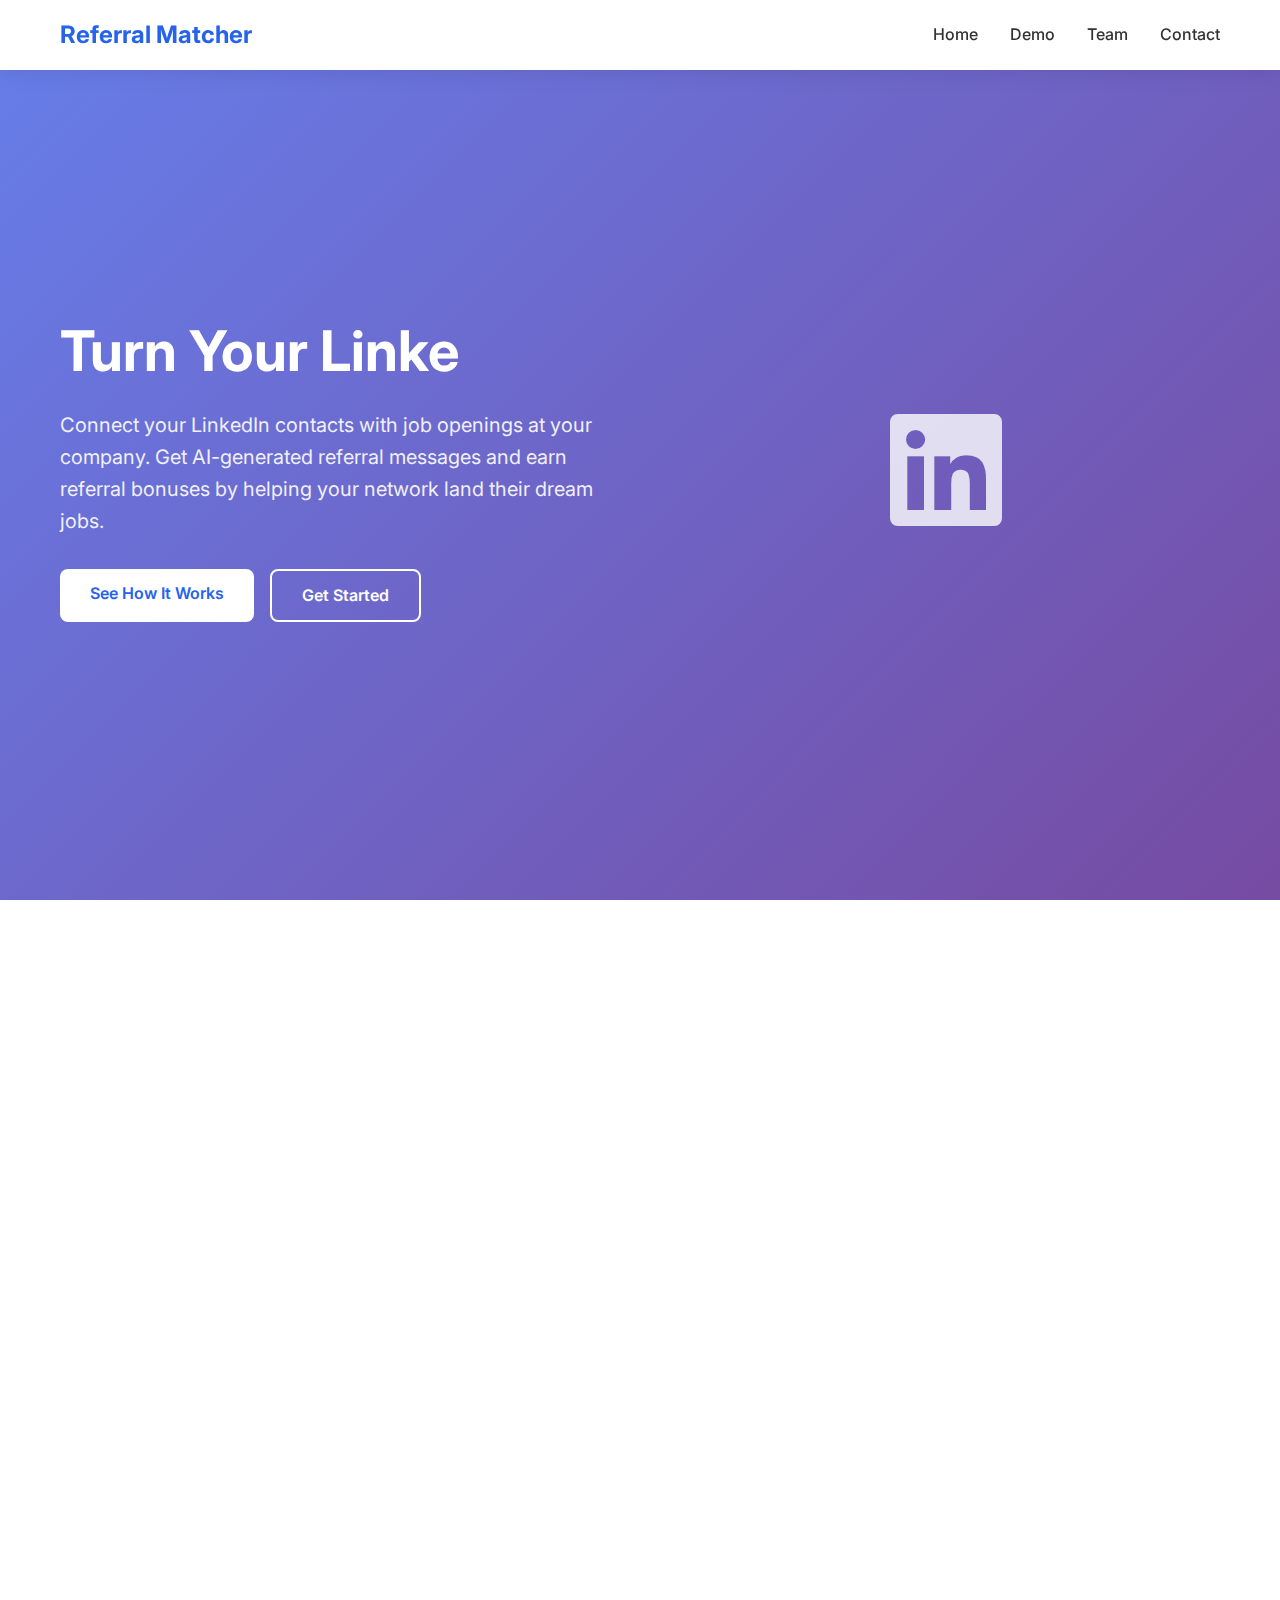
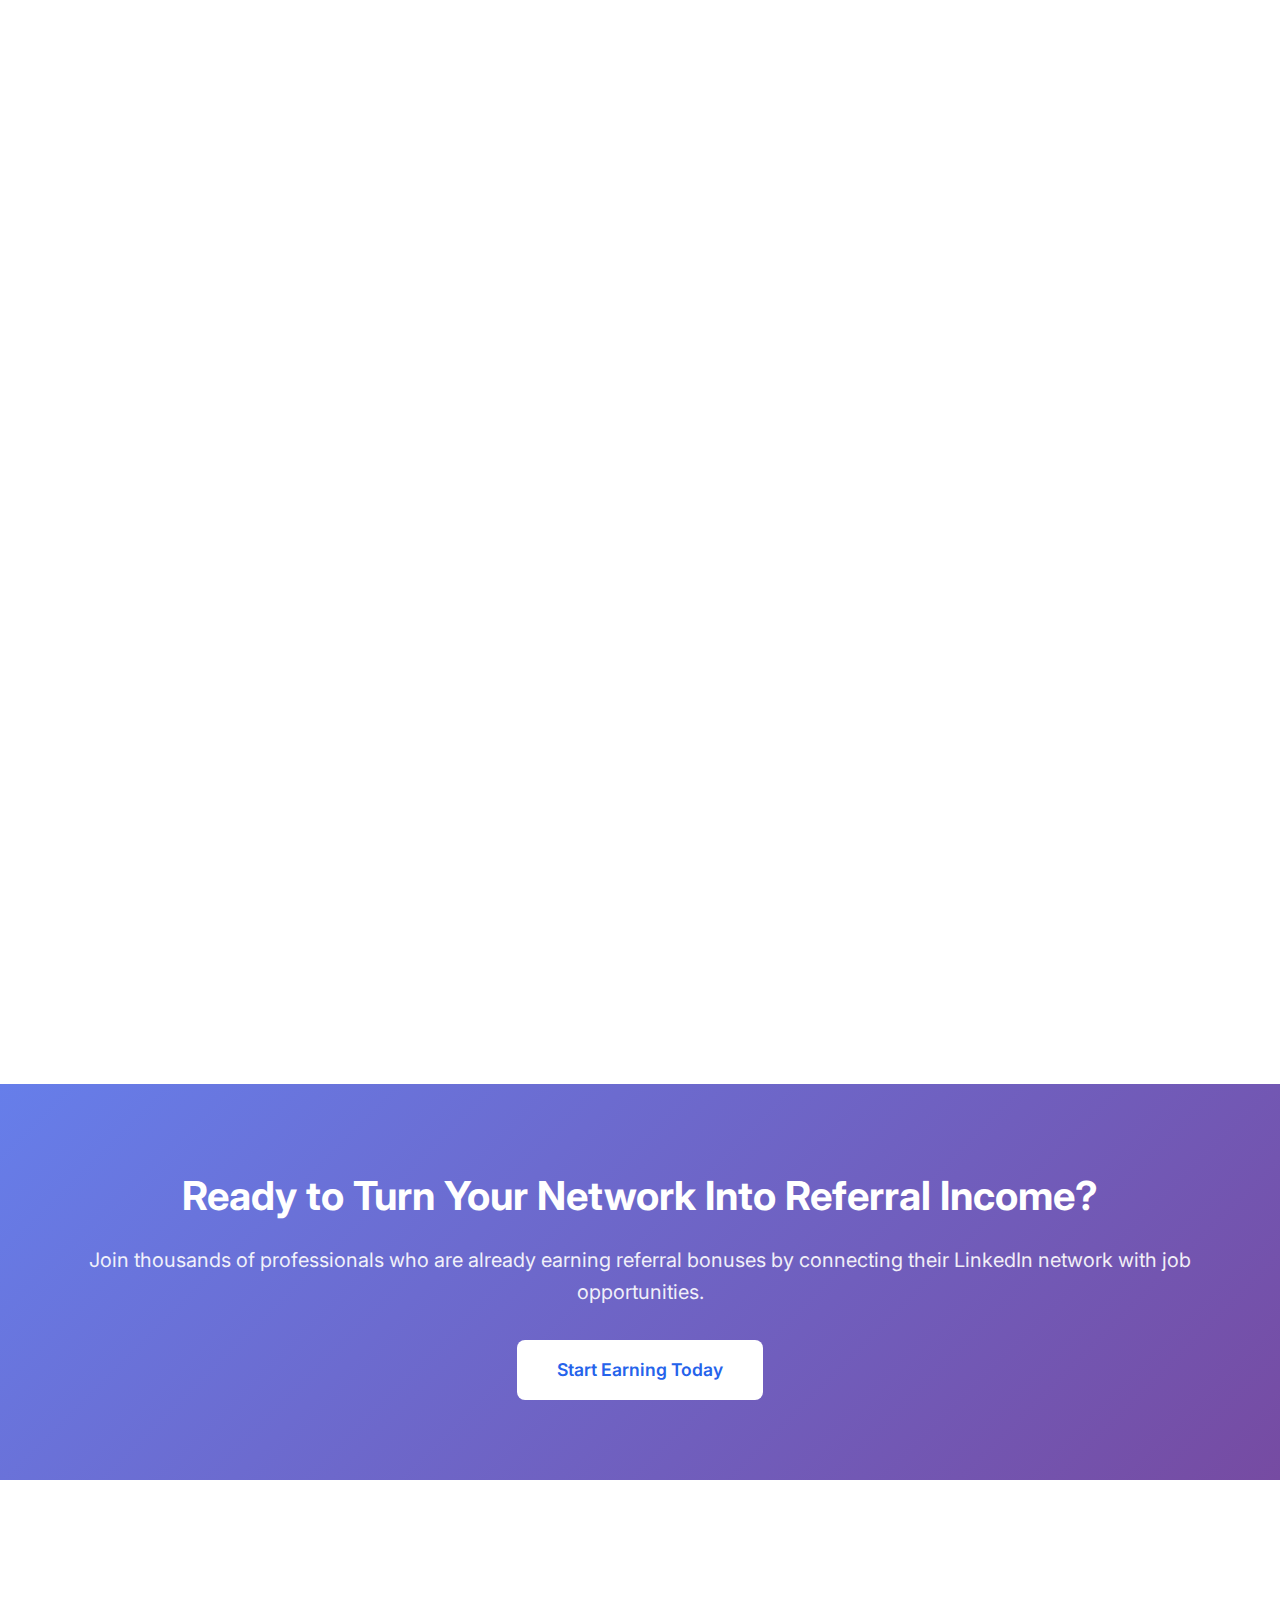
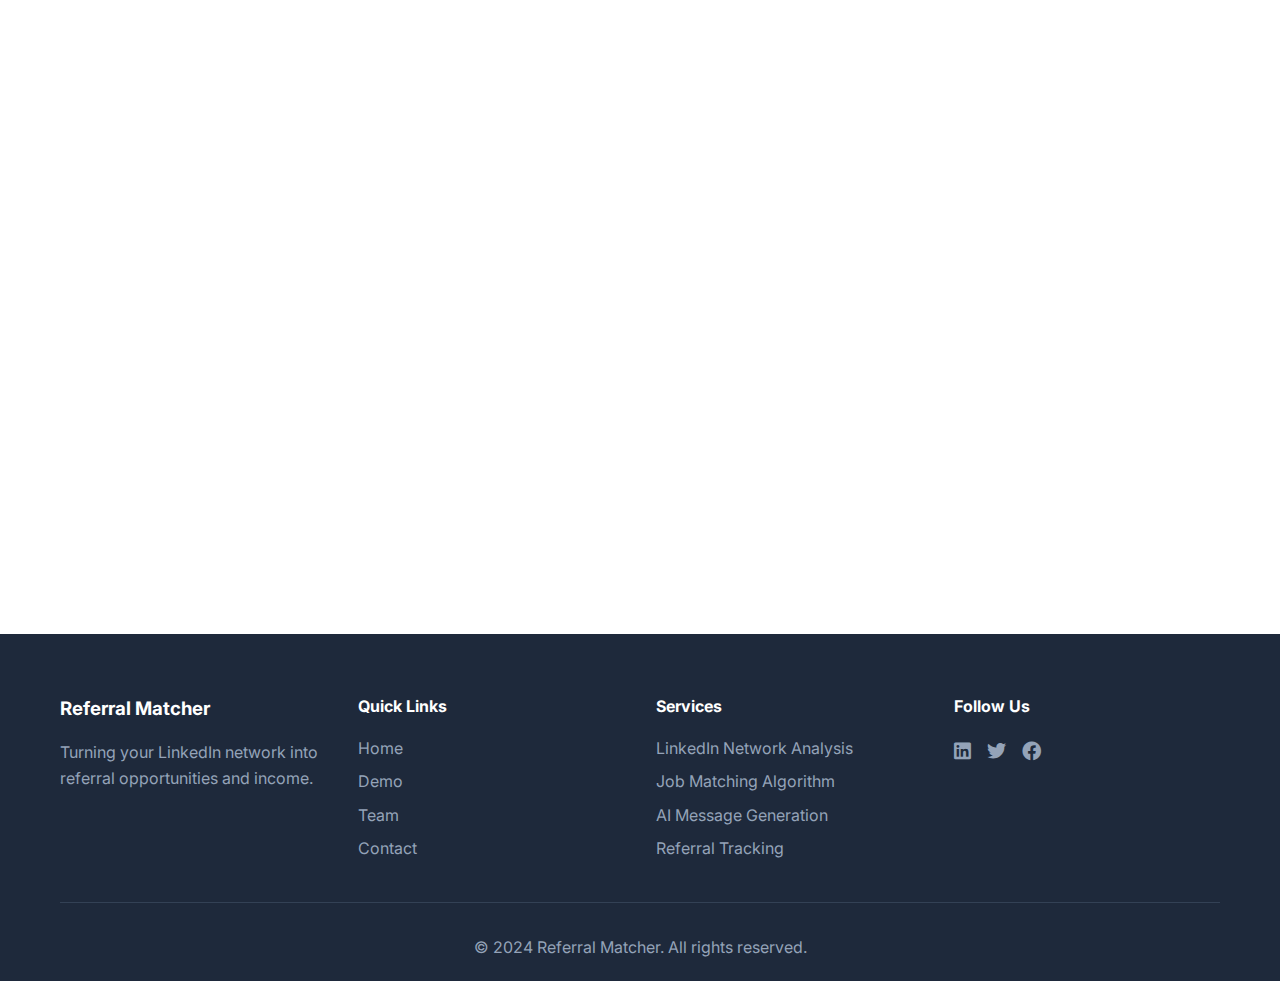
<file: index.html>
<!DOCTYPE html>
<html lang="en">
<head>
    <meta charset="UTF-8">
    <meta name="viewport" content="width=device-width, initial-scale=1.0">
    <title>Referral Matcher - Turn Your LinkedIn Network Into Referral Opportunities</title>
    <link rel="stylesheet" href="styles.css">
    <link href="https://fonts.googleapis.com/css2?family=Inter:wght@300;400;500;600;700&display=swap" rel="stylesheet">
    <link rel="stylesheet" href="https://cdnjs.cloudflare.com/ajax/libs/font-awesome/6.0.0/css/all.min.css">
</head>
<body>
    <!-- Navigation -->
    <nav class="navbar">
        <div class="nav-container">
            <div class="nav-logo">
                <h2>Referral Matcher</h2>
            </div>
            <ul class="nav-menu">
                <li class="nav-item">
                    <a href="#home" class="nav-link">Home</a>
                </li>
                <li class="nav-item">
                    <a href="#demo" class="nav-link">Demo</a>
                </li>
                <li class="nav-item">
                    <a href="team.html" class="nav-link">Team</a>
                </li>
                <li class="nav-item">
                    <a href="#contact" class="nav-link">Contact</a>
                </li>
            </ul>
            <div class="hamburger">
                <span class="bar"></span>
                <span class="bar"></span>
                <span class="bar"></span>
            </div>
        </div>
    </nav>

    <!-- Hero Section -->
    <section id="home" class="hero">
        <div class="hero-container">
            <div class="hero-content">
                <h1 class="hero-title">Turn Your LinkedIn Network Into Referral Gold</h1>
                <p class="hero-subtitle">Connect your LinkedIn contacts with job openings at your company. Get AI-generated referral messages and earn referral bonuses by helping your network land their dream jobs.</p>
                <div class="hero-buttons">
                    <a href="#demo" class="btn btn-primary">See How It Works</a>
                    <a href="#contact" class="btn btn-secondary">Get Started</a>
                </div>
            </div>
            <div class="hero-image">
                <div class="hero-graphic">
                    <i class="fab fa-linkedin"></i>
                </div>
            </div>
        </div>
    </section>

    <!-- Features Section -->
    <section class="features">
        <div class="container">
            <h2 class="section-title">Why Choose Referral Matcher?</h2>
            <div class="features-grid">
                <div class="feature-card">
                    <div class="feature-icon">
                        <i class="fab fa-linkedin"></i>
                    </div>
                    <h3>LinkedIn Integration</h3>
                    <p>Seamlessly connect your LinkedIn account to analyze your network and current company's job openings.</p>
                </div>
                <div class="feature-card">
                    <div class="feature-icon">
                        <i class="fas fa-brain"></i>
                    </div>
                    <h3>AI-Powered Matching</h3>
                    <p>Our smart algorithm matches your LinkedIn contacts with relevant job openings at your company.</p>
                </div>
                <div class="feature-card">
                    <div class="feature-icon">
                        <i class="fas fa-comments"></i>
                    </div>
                    <h3>AI-Generated Messages</h3>
                    <p>Get personalized referral messages crafted by AI to help you reach out to potential candidates.</p>
                </div>
                <div class="feature-card">
                    <div class="feature-icon">
                        <i class="fas fa-trophy"></i>
                    </div>
                    <h3>Earn Referral Bonuses</h3>
                    <p>Turn your network into income by successfully referring qualified candidates to your company.</p>
                </div>
            </div>
        </div>
    </section>

    <!-- Demo Section -->
    <section id="demo" class="demo">
        <div class="container">
            <h2 class="section-title">How It Works</h2>
            <div class="demo-container">
                <div class="demo-steps">
                    <div class="step">
                        <div class="step-number">1</div>
                        <div class="step-content">
                            <h3>Connect Your LinkedIn</h3>
                            <p>Securely connect your LinkedIn account to access your professional network and current employer information.</p>
                        </div>
                    </div>
                    <div class="step">
                        <div class="step-number">2</div>
                        <div class="step-content">
                            <h3>AI Analyzes Your Network</h3>
                            <p>Our AI scans your LinkedIn connections and matches them with current job openings at your company.</p>
                        </div>
                    </div>
                    <div class="step">
                        <div class="step-number">3</div>
                        <div class="step-content">
                            <h3>Get Your Referral List</h3>
                            <p>Receive a curated list of people in your network who match open positions, ranked by fit and likelihood.</p>
                        </div>
                    </div>
                    <div class="step">
                        <div class="step-number">4</div>
                        <div class="step-content">
                            <h3>Send AI-Generated Messages</h3>
                            <p>Use our AI-crafted referral messages to reach out to potential candidates and start earning referral bonuses.</p>
                        </div>
                    </div>
                </div>
                <div class="demo-visual">
                    <div class="demo-mockup">
                        <div class="mockup-header">
                            <div class="mockup-dots">
                                <span></span>
                                <span></span>
                                <span></span>
                            </div>
                        </div>
                        <div class="mockup-content">
                            <div class="mockup-form">
                                <h4>LinkedIn Connection</h4>
                                <div class="linkedin-connect">
                                    <i class="fab fa-linkedin"></i>
                                    <p>Connect with LinkedIn</p>
                                    <small>We'll analyze your network and company jobs</small>
                                </div>
                                <div class="form-field">
                                    <label>Current Company</label>
                                    <input type="text" placeholder="e.g., Google, Microsoft, Amazon" readonly>
                                </div>
                                <div class="form-field">
                                    <label>Network Size</label>
                                    <input type="text" placeholder="500+ connections" readonly>
                                </div>
                                <button class="btn btn-primary">Start Matching</button>
                            </div>
                        </div>
                    </div>
                </div>
            </div>
        </div>
    </section>

    <!-- CTA Section -->
    <section class="cta">
        <div class="container">
            <div class="cta-content">
                <h2>Ready to Turn Your Network Into Referral Income?</h2>
                <p>Join thousands of professionals who are already earning referral bonuses by connecting their LinkedIn network with job opportunities.</p>
                <a href="#contact" class="btn btn-primary btn-large">Start Earning Today</a>
            </div>
        </div>
    </section>

    <!-- Contact Section -->
    <section id="contact" class="contact">
        <div class="container">
            <h2 class="section-title">Get In Touch</h2>
            <div class="contact-content">
                <div class="contact-info">
                    <h3>Ready to start earning referral bonuses?</h3>
                    <p>Contact us today to learn more about how our LinkedIn referral matching service can help you monetize your professional network.</p>
                    <div class="contact-details">
                        <div class="contact-item">
                            <i class="fas fa-envelope"></i>
                            <span>hello@referralmatcher.com</span>
                        </div>
                        <div class="contact-item">
                            <i class="fas fa-phone"></i>
                            <span>+1 (555) 123-4567</span>
                        </div>
                        <div class="contact-item">
                            <i class="fas fa-map-marker-alt"></i>
                            <span>San Francisco, CA</span>
                        </div>
                    </div>
                </div>
                <form class="contact-form">
                    <div class="form-group">
                        <input type="text" placeholder="Your Name" required>
                    </div>
                    <div class="form-group">
                        <input type="email" placeholder="Your Email" required>
                    </div>
                    <div class="form-group">
                        <input type="text" placeholder="Company Name" required>
                    </div>
                    <div class="form-group">
                        <textarea placeholder="Tell us about your LinkedIn network and referral goals" rows="5" required></textarea>
                    </div>
                    <button type="submit" class="btn btn-primary">Send Message</button>
                </form>
            </div>
        </div>
    </section>

    <!-- Footer -->
    <footer class="footer">
        <div class="container">
            <div class="footer-content">
                <div class="footer-section">
                    <h3>Referral Matcher</h3>
                    <p>Turning your LinkedIn network into referral opportunities and income.</p>
                </div>
                <div class="footer-section">
                    <h4>Quick Links</h4>
                    <ul>
                        <li><a href="#home">Home</a></li>
                        <li><a href="#demo">Demo</a></li>
                        <li><a href="team.html">Team</a></li>
                        <li><a href="#contact">Contact</a></li>
                    </ul>
                </div>
                <div class="footer-section">
                    <h4>Services</h4>
                    <ul>
                        <li><a href="#">LinkedIn Network Analysis</a></li>
                        <li><a href="#">Job Matching Algorithm</a></li>
                        <li><a href="#">AI Message Generation</a></li>
                        <li><a href="#">Referral Tracking</a></li>
                    </ul>
                </div>
                <div class="footer-section">
                    <h4>Follow Us</h4>
                    <div class="social-links">
                        <a href="#"><i class="fab fa-linkedin"></i></a>
                        <a href="#"><i class="fab fa-twitter"></i></a>
                        <a href="#"><i class="fab fa-facebook"></i></a>
                    </div>
                </div>
            </div>
            <div class="footer-bottom">
                <p>&copy; 2024 Referral Matcher. All rights reserved.</p>
            </div>
        </div>
    </footer>

    <script src="script.js"></script>
</body>
</html>
</file>
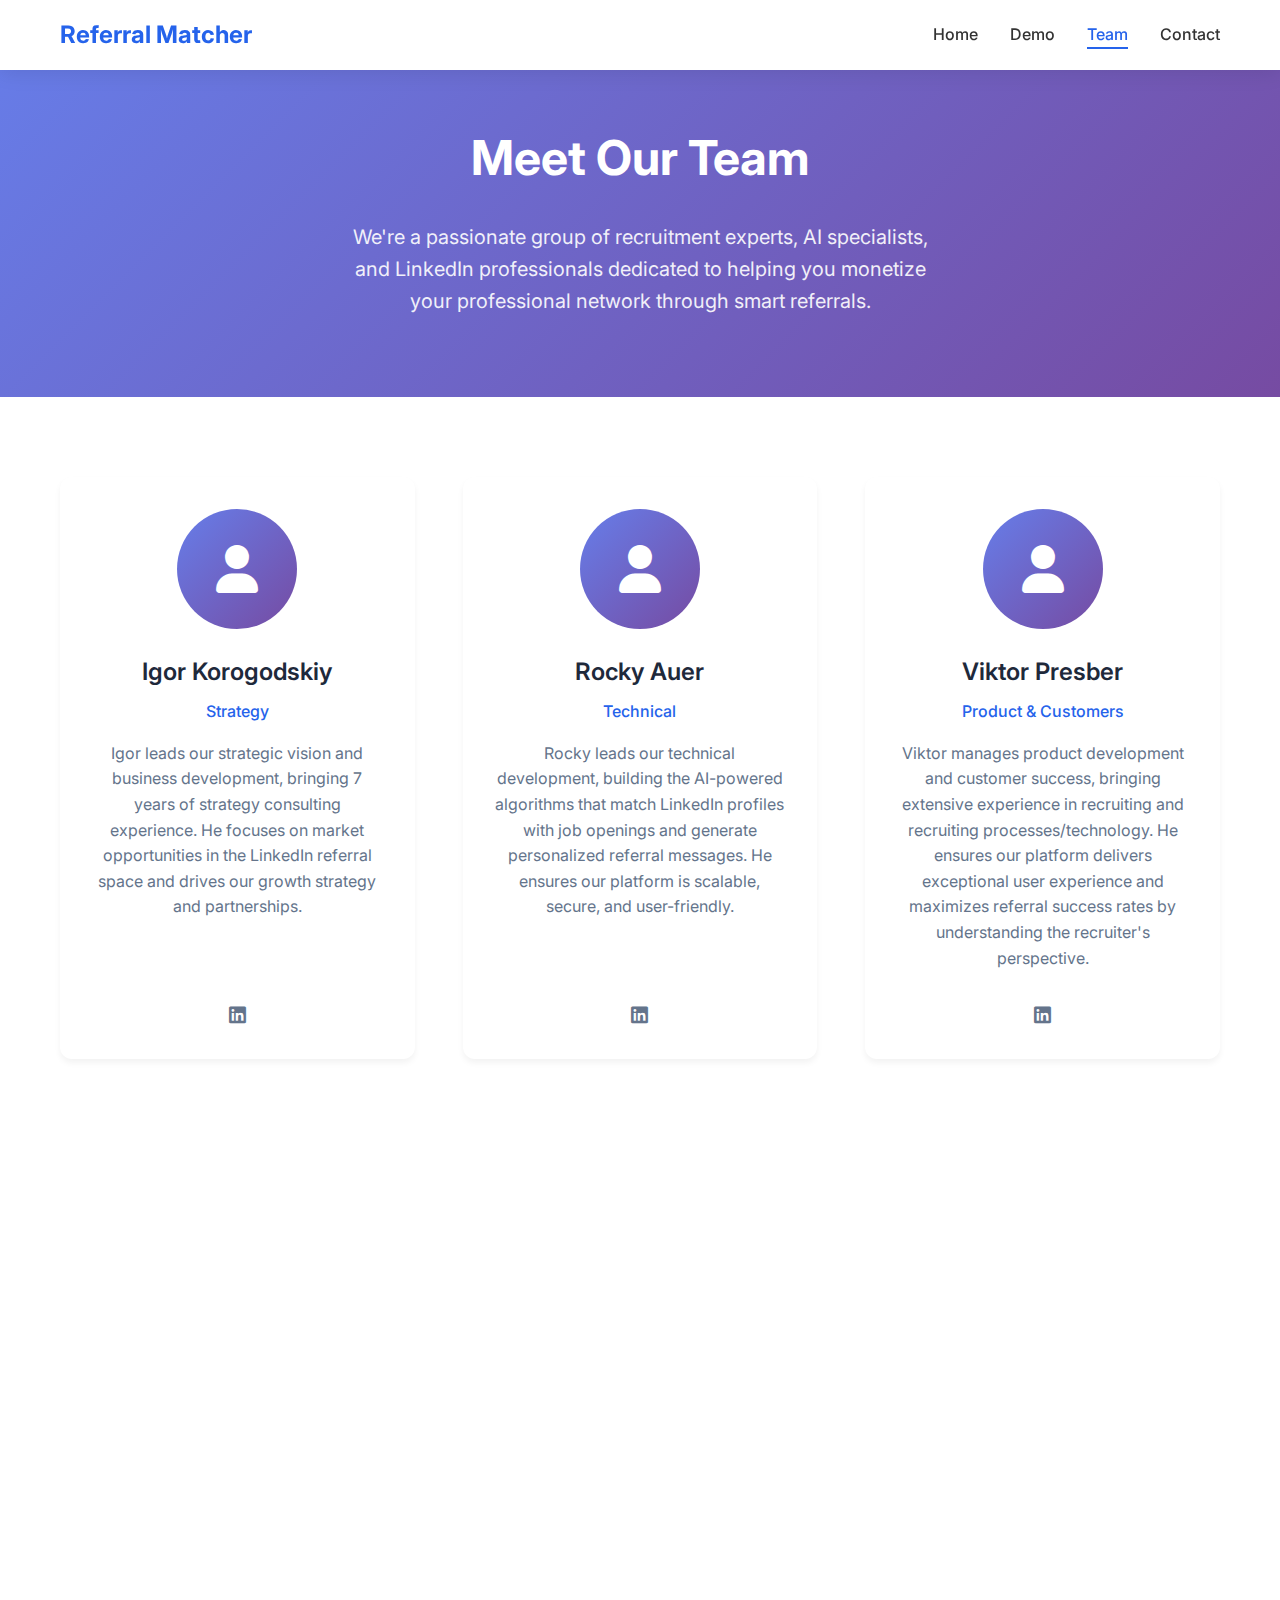
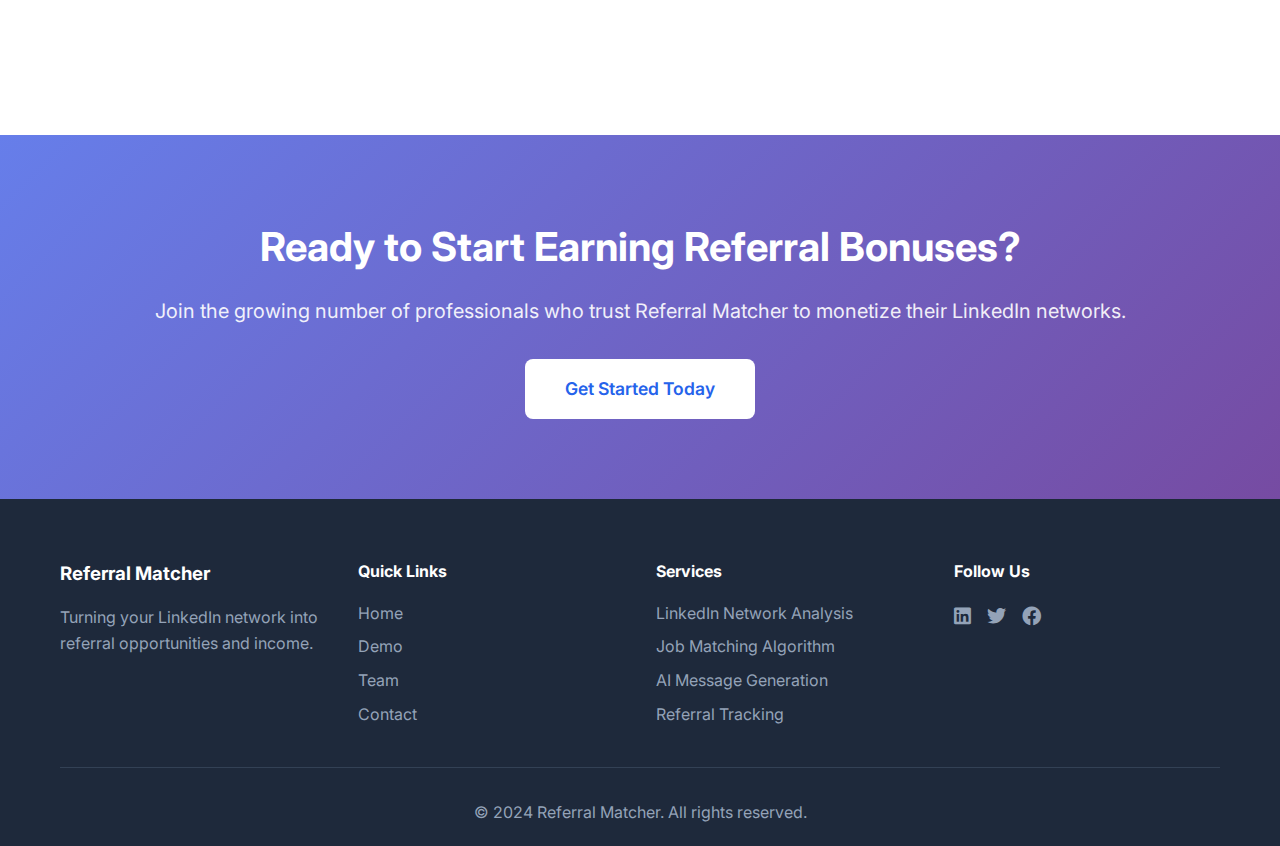
<file: team.html>
<!DOCTYPE html>
<html lang="en">
<head>
    <meta charset="UTF-8">
    <meta name="viewport" content="width=device-width, initial-scale=1.0">
    <title>Our Team - Referral Matcher</title>
    <link rel="stylesheet" href="styles.css">
    <link href="https://fonts.googleapis.com/css2?family=Inter:wght@300;400;500;600;700&display=swap" rel="stylesheet">
    <link rel="stylesheet" href="https://cdnjs.cloudflare.com/ajax/libs/font-awesome/6.0.0/css/all.min.css">
</head>
<body>
    <!-- Navigation -->
    <nav class="navbar">
        <div class="nav-container">
            <div class="nav-logo">
                <h2>Referral Matcher</h2>
            </div>
            <ul class="nav-menu">
                <li class="nav-item">
                    <a href="index.html" class="nav-link">Home</a>
                </li>
                <li class="nav-item">
                    <a href="index.html#demo" class="nav-link">Demo</a>
                </li>
                <li class="nav-item">
                    <a href="team.html" class="nav-link active">Team</a>
                </li>
                <li class="nav-item">
                    <a href="index.html#contact" class="nav-link">Contact</a>
                </li>
            </ul>
            <div class="hamburger">
                <span class="bar"></span>
                <span class="bar"></span>
                <span class="bar"></span>
            </div>
        </div>
    </nav>

    <!-- Team Hero Section -->
    <section class="team-hero">
        <div class="container">
            <div class="team-hero-content">
                <h1>Meet Our Team</h1>
                <p>We're a passionate group of recruitment experts, AI specialists, and LinkedIn professionals dedicated to helping you monetize your professional network through smart referrals.</p>
            </div>
        </div>
    </section>

    <!-- Team Section -->
    <section class="team">
        <div class="container">
            <div class="team-grid">
                <div class="team-member">
                    <div class="member-photo">
                        <div class="photo-placeholder">
                            <i class="fas fa-user"></i>
                        </div>
                    </div>
                    <div class="member-info">
                        <h3>Igor Korogodskiy</h3>
                        <p class="member-role">Strategy</p>
                        <p class="member-bio">Igor leads our strategic vision and business development, bringing 7 years of strategy consulting experience. He focuses on market opportunities in the LinkedIn referral space and drives our growth strategy and partnerships.</p>
                        <div class="member-social">
                            <a href="#"><i class="fab fa-linkedin"></i></a>
                        </div>
                    </div>
                </div>

                <div class="team-member">
                    <div class="member-photo">
                        <div class="photo-placeholder">
                            <i class="fas fa-user"></i>
                        </div>
                    </div>
                    <div class="member-info">
                        <h3>Rocky Auer</h3>
                        <p class="member-role">Technical</p>
                        <p class="member-bio">Rocky leads our technical development, building the AI-powered algorithms that match LinkedIn profiles with job openings and generate personalized referral messages. He ensures our platform is scalable, secure, and user-friendly.</p>
                        <div class="member-social">
                            <a href="#"><i class="fab fa-linkedin"></i></a>
                        </div>
                    </div>
                </div>

                <div class="team-member">
                    <div class="member-photo">
                        <div class="photo-placeholder">
                            <i class="fas fa-user"></i>
                        </div>
                    </div>
                    <div class="member-info">
                        <h3>Viktor Presber</h3>
                        <p class="member-role">Product & Customers</p>
                        <p class="member-bio">Viktor manages product development and customer success, bringing extensive experience in recruiting and recruiting processes/technology. He ensures our platform delivers exceptional user experience and maximizes referral success rates by understanding the recruiter's perspective.</p>
                        <div class="member-social">
                            <a href="#"><i class="fab fa-linkedin"></i></a>
                        </div>
                    </div>
                </div>
            </div>
        </div>
    </section>

    <!-- Values Section -->
    <section class="values">
        <div class="container">
            <h2 class="section-title">Our Values</h2>
            <div class="values-grid">
                <div class="value-card">
                    <div class="value-icon">
                        <i class="fas fa-heart"></i>
                    </div>
                    <h3>User Success</h3>
                    <p>Every decision we make is guided by what's best for our users and their referral success.</p>
                </div>
                <div class="value-card">
                    <div class="value-icon">
                        <i class="fas fa-lightbulb"></i>
                    </div>
                    <h3>Innovation</h3>
                    <p>We continuously push the boundaries of what's possible in LinkedIn network analysis and AI-powered referrals.</p>
                </div>
                <div class="value-card">
                    <div class="value-icon">
                        <i class="fas fa-shield-alt"></i>
                    </div>
                    <h3>Privacy First</h3>
                    <p>We maintain the highest standards of data privacy and security when accessing your LinkedIn information.</p>
                </div>
                <div class="value-card">
                    <div class="value-icon">
                        <i class="fas fa-trophy"></i>
                    </div>
                    <h3>Results Driven</h3>
                    <p>We measure our success by the referral bonuses our users earn and the quality connections they make.</p>
                </div>
            </div>
        </div>
    </section>

    <!-- CTA Section -->
    <section class="cta">
        <div class="container">
            <div class="cta-content">
                <h2>Ready to Start Earning Referral Bonuses?</h2>
                <p>Join the growing number of professionals who trust Referral Matcher to monetize their LinkedIn networks.</p>
                <a href="index.html#contact" class="btn btn-primary btn-large">Get Started Today</a>
            </div>
        </div>
    </section>

    <!-- Footer -->
    <footer class="footer">
        <div class="container">
            <div class="footer-content">
                <div class="footer-section">
                    <h3>Referral Matcher</h3>
                    <p>Turning your LinkedIn network into referral opportunities and income.</p>
                </div>
                <div class="footer-section">
                    <h4>Quick Links</h4>
                    <ul>
                        <li><a href="index.html">Home</a></li>
                        <li><a href="index.html#demo">Demo</a></li>
                        <li><a href="team.html">Team</a></li>
                        <li><a href="index.html#contact">Contact</a></li>
                    </ul>
                </div>
                <div class="footer-section">
                    <h4>Services</h4>
                    <ul>
                        <li><a href="#">LinkedIn Network Analysis</a></li>
                        <li><a href="#">Job Matching Algorithm</a></li>
                        <li><a href="#">AI Message Generation</a></li>
                        <li><a href="#">Referral Tracking</a></li>
                    </ul>
                </div>
                <div class="footer-section">
                    <h4>Follow Us</h4>
                    <div class="social-links">
                        <a href="#"><i class="fab fa-linkedin"></i></a>
                        <a href="#"><i class="fab fa-twitter"></i></a>
                        <a href="#"><i class="fab fa-facebook"></i></a>
                    </div>
                </div>
            </div>
            <div class="footer-bottom">
                <p>&copy; 2024 Referral Matcher. All rights reserved.</p>
            </div>
        </div>
    </footer>

    <script src="script.js"></script>
</body>
</html>
</file>
<file: styles.css>
/* Reset and Base Styles */
* {
    margin: 0;
    padding: 0;
    box-sizing: border-box;
}

body {
    font-family: 'Inter', sans-serif;
    line-height: 1.6;
    color: #333;
    overflow-x: hidden;
}

.container {
    max-width: 1200px;
    margin: 0 auto;
    padding: 0 20px;
}

/* Navigation */
.navbar {
    background: #fff;
    box-shadow: 0 2px 20px rgba(0, 0, 0, 0.1);
    position: fixed;
    top: 0;
    width: 100%;
    z-index: 1000;
    transition: all 0.3s ease;
}

.nav-container {
    max-width: 1200px;
    margin: 0 auto;
    padding: 0 20px;
    display: flex;
    justify-content: space-between;
    align-items: center;
    height: 70px;
}

.nav-logo h2 {
    color: #2563eb;
    font-weight: 700;
    font-size: 1.5rem;
}

.nav-menu {
    display: flex;
    list-style: none;
    gap: 2rem;
}

.nav-link {
    text-decoration: none;
    color: #333;
    font-weight: 500;
    transition: color 0.3s ease;
    position: relative;
}

.nav-link:hover,
.nav-link.active {
    color: #2563eb;
}

.nav-link::after {
    content: '';
    position: absolute;
    width: 0;
    height: 2px;
    bottom: -5px;
    left: 0;
    background-color: #2563eb;
    transition: width 0.3s ease;
}

.nav-link:hover::after,
.nav-link.active::after {
    width: 100%;
}

.hamburger {
    display: none;
    flex-direction: column;
    cursor: pointer;
}

.bar {
    width: 25px;
    height: 3px;
    background-color: #333;
    margin: 3px 0;
    transition: 0.3s;
}

/* Hero Section */
.hero {
    background: linear-gradient(135deg, #667eea 0%, #764ba2 100%);
    color: white;
    padding: 120px 0 80px;
    min-height: 100vh;
    display: flex;
    align-items: center;
}

.hero-container {
    max-width: 1200px;
    margin: 0 auto;
    padding: 0 20px;
    display: grid;
    grid-template-columns: 1fr 1fr;
    gap: 4rem;
    align-items: center;
}

.hero-title {
    font-size: 3.5rem;
    font-weight: 700;
    margin-bottom: 1.5rem;
    line-height: 1.2;
}

.hero-subtitle {
    font-size: 1.25rem;
    margin-bottom: 2rem;
    opacity: 0.9;
    line-height: 1.6;
}

.hero-buttons {
    display: flex;
    gap: 1rem;
    flex-wrap: wrap;
}

.btn {
    display: inline-block;
    padding: 12px 30px;
    border-radius: 8px;
    text-decoration: none;
    font-weight: 600;
    transition: all 0.3s ease;
    border: none;
    cursor: pointer;
    font-size: 1rem;
}

.btn-primary {
    background: #fff;
    color: #2563eb;
}

.btn-primary:hover {
    background: #f8fafc;
    transform: translateY(-2px);
    box-shadow: 0 10px 25px rgba(0, 0, 0, 0.2);
}

.btn-secondary {
    background: transparent;
    color: #fff;
    border: 2px solid #fff;
}

.btn-secondary:hover {
    background: #fff;
    color: #2563eb;
    transform: translateY(-2px);
}

.btn-large {
    padding: 16px 40px;
    font-size: 1.1rem;
}

.hero-graphic {
    display: flex;
    justify-content: center;
    align-items: center;
    font-size: 8rem;
    opacity: 0.8;
}

/* Features Section */
.features {
    padding: 80px 0;
    background: #f8fafc;
}

.section-title {
    text-align: center;
    font-size: 2.5rem;
    font-weight: 700;
    margin-bottom: 3rem;
    color: #1e293b;
}

.features-grid {
    display: grid;
    grid-template-columns: repeat(auto-fit, minmax(280px, 1fr));
    gap: 2rem;
}

.feature-card {
    background: white;
    padding: 2rem;
    border-radius: 12px;
    text-align: center;
    box-shadow: 0 4px 6px rgba(0, 0, 0, 0.05);
    transition: transform 0.3s ease, box-shadow 0.3s ease;
}

.feature-card:hover {
    transform: translateY(-5px);
    box-shadow: 0 20px 40px rgba(0, 0, 0, 0.1);
}

.feature-icon {
    width: 80px;
    height: 80px;
    background: linear-gradient(135deg, #667eea 0%, #764ba2 100%);
    border-radius: 50%;
    display: flex;
    align-items: center;
    justify-content: center;
    margin: 0 auto 1.5rem;
    font-size: 2rem;
    color: white;
}

.feature-card h3 {
    font-size: 1.5rem;
    font-weight: 600;
    margin-bottom: 1rem;
    color: #1e293b;
}

.feature-card p {
    color: #64748b;
    line-height: 1.6;
}

/* Demo Section */
.demo {
    padding: 80px 0;
    background: white;
}

.demo-container {
    display: grid;
    grid-template-columns: 1fr 1fr;
    gap: 4rem;
    align-items: center;
}

.demo-steps {
    display: flex;
    flex-direction: column;
    gap: 2rem;
}

.step {
    display: flex;
    align-items: flex-start;
    gap: 1.5rem;
}

.step-number {
    width: 50px;
    height: 50px;
    background: linear-gradient(135deg, #667eea 0%, #764ba2 100%);
    color: white;
    border-radius: 50%;
    display: flex;
    align-items: center;
    justify-content: center;
    font-weight: 700;
    font-size: 1.2rem;
    flex-shrink: 0;
}

.step-content h3 {
    font-size: 1.25rem;
    font-weight: 600;
    margin-bottom: 0.5rem;
    color: #1e293b;
}

.step-content p {
    color: #64748b;
    line-height: 1.6;
}

.demo-visual {
    display: flex;
    justify-content: center;
}

.demo-mockup {
    background: white;
    border-radius: 12px;
    box-shadow: 0 20px 40px rgba(0, 0, 0, 0.1);
    overflow: hidden;
    width: 100%;
    max-width: 400px;
}

.mockup-header {
    background: #f1f5f9;
    padding: 1rem;
    display: flex;
    align-items: center;
}

.mockup-dots {
    display: flex;
    gap: 0.5rem;
}

.mockup-dots span {
    width: 12px;
    height: 12px;
    border-radius: 50%;
    background: #cbd5e1;
}

.mockup-dots span:first-child {
    background: #ef4444;
}

.mockup-dots span:nth-child(2) {
    background: #f59e0b;
}

.mockup-dots span:last-child {
    background: #10b981;
}

.mockup-content {
    padding: 2rem;
}

.mockup-form h4 {
    font-size: 1.25rem;
    font-weight: 600;
    margin-bottom: 1.5rem;
    color: #1e293b;
}

.form-field {
    margin-bottom: 1.5rem;
}

.form-field label {
    display: block;
    margin-bottom: 0.5rem;
    font-weight: 500;
    color: #374151;
}

.form-field select,
.form-field input {
    width: 100%;
    padding: 0.75rem;
    border: 2px solid #e5e7eb;
    border-radius: 8px;
    font-size: 1rem;
    transition: border-color 0.3s ease;
}

.form-field select:focus,
.form-field input:focus {
    outline: none;
    border-color: #2563eb;
}

/* CTA Section */
.cta {
    background: linear-gradient(135deg, #667eea 0%, #764ba2 100%);
    color: white;
    padding: 80px 0;
    text-align: center;
}

.cta-content h2 {
    font-size: 2.5rem;
    font-weight: 700;
    margin-bottom: 1rem;
}

.cta-content p {
    font-size: 1.25rem;
    margin-bottom: 2rem;
    opacity: 0.9;
}

/* Contact Section */
.contact {
    padding: 80px 0;
    background: #f8fafc;
}

.contact-content {
    display: grid;
    grid-template-columns: 1fr 1fr;
    gap: 4rem;
    margin-top: 3rem;
}

.contact-info h3 {
    font-size: 1.5rem;
    font-weight: 600;
    margin-bottom: 1rem;
    color: #1e293b;
}

.contact-info p {
    color: #64748b;
    margin-bottom: 2rem;
    line-height: 1.6;
}

.contact-details {
    display: flex;
    flex-direction: column;
    gap: 1rem;
}

.contact-item {
    display: flex;
    align-items: center;
    gap: 1rem;
    color: #64748b;
}

.contact-item i {
    color: #2563eb;
    font-size: 1.2rem;
    width: 20px;
}

.contact-form {
    background: white;
    padding: 2rem;
    border-radius: 12px;
    box-shadow: 0 4px 6px rgba(0, 0, 0, 0.05);
}

.form-group {
    margin-bottom: 1.5rem;
}

.form-group input,
.form-group textarea {
    width: 100%;
    padding: 0.75rem;
    border: 2px solid #e5e7eb;
    border-radius: 8px;
    font-size: 1rem;
    font-family: inherit;
    transition: border-color 0.3s ease;
}

.form-group input:focus,
.form-group textarea:focus {
    outline: none;
    border-color: #2563eb;
}

.form-group textarea {
    resize: vertical;
    min-height: 120px;
}

/* LinkedIn Connect Mockup */
.linkedin-connect {
    text-align: center;
    padding: 1.5rem;
    border: 2px dashed #e5e7eb;
    border-radius: 8px;
    margin-bottom: 1.5rem;
    background: #f8fafc;
}

.linkedin-connect i {
    font-size: 2rem;
    color: #0077b5;
    margin-bottom: 0.5rem;
    display: block;
}

.linkedin-connect p {
    font-weight: 600;
    color: #1e293b;
    margin-bottom: 0.25rem;
}

.linkedin-connect small {
    color: #64748b;
    font-size: 0.875rem;
}

/* Team Page Styles */
.team-hero {
    background: linear-gradient(135deg, #667eea 0%, #764ba2 100%);
    color: white;
    padding: 120px 0 80px;
    text-align: center;
}

.team-hero-content h1 {
    font-size: 3rem;
    font-weight: 700;
    margin-bottom: 1.5rem;
}

.team-hero-content p {
    font-size: 1.25rem;
    opacity: 0.9;
    max-width: 600px;
    margin: 0 auto;
}

.team {
    padding: 80px 0;
    background: white;
}

.team-grid {
    display: grid;
    grid-template-columns: repeat(auto-fit, minmax(350px, 1fr));
    gap: 3rem;
}

.team-member {
    background: white;
    border-radius: 12px;
    padding: 2rem;
    text-align: center;
    box-shadow: 0 4px 6px rgba(0, 0, 0, 0.05);
    transition: transform 0.3s ease, box-shadow 0.3s ease;
    position: relative;
    padding-bottom: 4rem;
}

.team-member:hover {
    transform: translateY(-5px);
    box-shadow: 0 20px 40px rgba(0, 0, 0, 0.1);
}

.member-photo {
    margin-bottom: 1.5rem;
}

.photo-placeholder {
    width: 120px;
    height: 120px;
    background: linear-gradient(135deg, #667eea 0%, #764ba2 100%);
    border-radius: 50%;
    display: flex;
    align-items: center;
    justify-content: center;
    margin: 0 auto;
    font-size: 3rem;
    color: white;
}

.member-info {
    display: flex;
    flex-direction: column;
    height: 100%;
}

.member-info h3 {
    font-size: 1.5rem;
    font-weight: 600;
    margin-bottom: 0.5rem;
    color: #1e293b;
}

.member-role {
    color: #2563eb;
    font-weight: 500;
    margin-bottom: 1rem;
}

.member-bio {
    color: #64748b;
    line-height: 1.6;
    margin-bottom: 1.5rem;
    flex-grow: 1;
}

.member-social {
    display: flex;
    justify-content: center;
    align-items: center;
    height: 40px;
    position: absolute;
    bottom: 1.5rem;
    left: 0;
    right: 0;
}

.member-social a {
    color: #64748b;
    font-size: 1.2rem;
    transition: color 0.3s ease;
}

.member-social a:hover {
    color: #2563eb;
}

/* Values Section */
.values {
    padding: 80px 0;
    background: #f8fafc;
}

.values-grid {
    display: grid;
    grid-template-columns: repeat(auto-fit, minmax(250px, 1fr));
    gap: 2rem;
    margin-top: 3rem;
}

.value-card {
    background: white;
    padding: 2rem;
    border-radius: 12px;
    text-align: center;
    box-shadow: 0 4px 6px rgba(0, 0, 0, 0.05);
    transition: transform 0.3s ease;
}

.value-card:hover {
    transform: translateY(-5px);
}

.value-icon {
    width: 60px;
    height: 60px;
    background: linear-gradient(135deg, #667eea 0%, #764ba2 100%);
    border-radius: 50%;
    display: flex;
    align-items: center;
    justify-content: center;
    margin: 0 auto 1.5rem;
    font-size: 1.5rem;
    color: white;
}

.value-card h3 {
    font-size: 1.25rem;
    font-weight: 600;
    margin-bottom: 1rem;
    color: #1e293b;
}

.value-card p {
    color: #64748b;
    line-height: 1.6;
}

/* Footer */
.footer {
    background: #1e293b;
    color: white;
    padding: 60px 0 20px;
}

.footer-content {
    display: grid;
    grid-template-columns: repeat(auto-fit, minmax(250px, 1fr));
    gap: 2rem;
    margin-bottom: 2rem;
}

.footer-section h3,
.footer-section h4 {
    margin-bottom: 1rem;
    color: white;
}

.footer-section p {
    color: #94a3b8;
    line-height: 1.6;
}

.footer-section ul {
    list-style: none;
}

.footer-section ul li {
    margin-bottom: 0.5rem;
}

.footer-section ul li a {
    color: #94a3b8;
    text-decoration: none;
    transition: color 0.3s ease;
}

.footer-section ul li a:hover {
    color: white;
}

.social-links {
    display: flex;
    gap: 1rem;
}

.social-links a {
    color: #94a3b8;
    font-size: 1.2rem;
    transition: color 0.3s ease;
}

.social-links a:hover {
    color: white;
}

.footer-bottom {
    border-top: 1px solid #334155;
    padding-top: 2rem;
    text-align: center;
    color: #94a3b8;
}

/* Responsive Design */
@media (max-width: 768px) {
    .hamburger {
        display: flex;
    }

    .nav-menu {
        position: fixed;
        left: -100%;
        top: 70px;
        flex-direction: column;
        background-color: white;
        width: 100%;
        text-align: center;
        transition: 0.3s;
        box-shadow: 0 10px 27px rgba(0, 0, 0, 0.05);
        padding: 2rem 0;
    }

    .nav-menu.active {
        left: 0;
    }

    .nav-menu li {
        margin: 1rem 0;
    }

    .hero-container {
        grid-template-columns: 1fr;
        text-align: center;
        gap: 2rem;
    }

    .hero-title {
        font-size: 2.5rem;
    }

    .demo-container {
        grid-template-columns: 1fr;
        gap: 2rem;
    }

    .contact-content {
        grid-template-columns: 1fr;
        gap: 2rem;
    }

    .team-grid {
        grid-template-columns: 1fr;
    }

    .hero-buttons {
        justify-content: center;
    }

    .section-title {
        font-size: 2rem;
    }

    .cta-content h2 {
        font-size: 2rem;
    }
}

@media (max-width: 480px) {
    .container {
        padding: 0 15px;
    }

    .hero-title {
        font-size: 2rem;
    }

    .hero-subtitle {
        font-size: 1.1rem;
    }

    .btn {
        padding: 10px 20px;
        font-size: 0.9rem;
    }

    .btn-large {
        padding: 14px 30px;
        font-size: 1rem;
    }
}

/* Smooth scrolling */
html {
    scroll-behavior: smooth;
}

/* Loading animation for interactive elements */
.btn:active {
    transform: scale(0.98);
}

/* Custom scrollbar */
::-webkit-scrollbar {
    width: 8px;
}

::-webkit-scrollbar-track {
    background: #f1f1f1;
}

::-webkit-scrollbar-thumb {
    background: #c1c1c1;
    border-radius: 4px;
}

::-webkit-scrollbar-thumb:hover {
    background: #a8a8a8;
}
</file>
